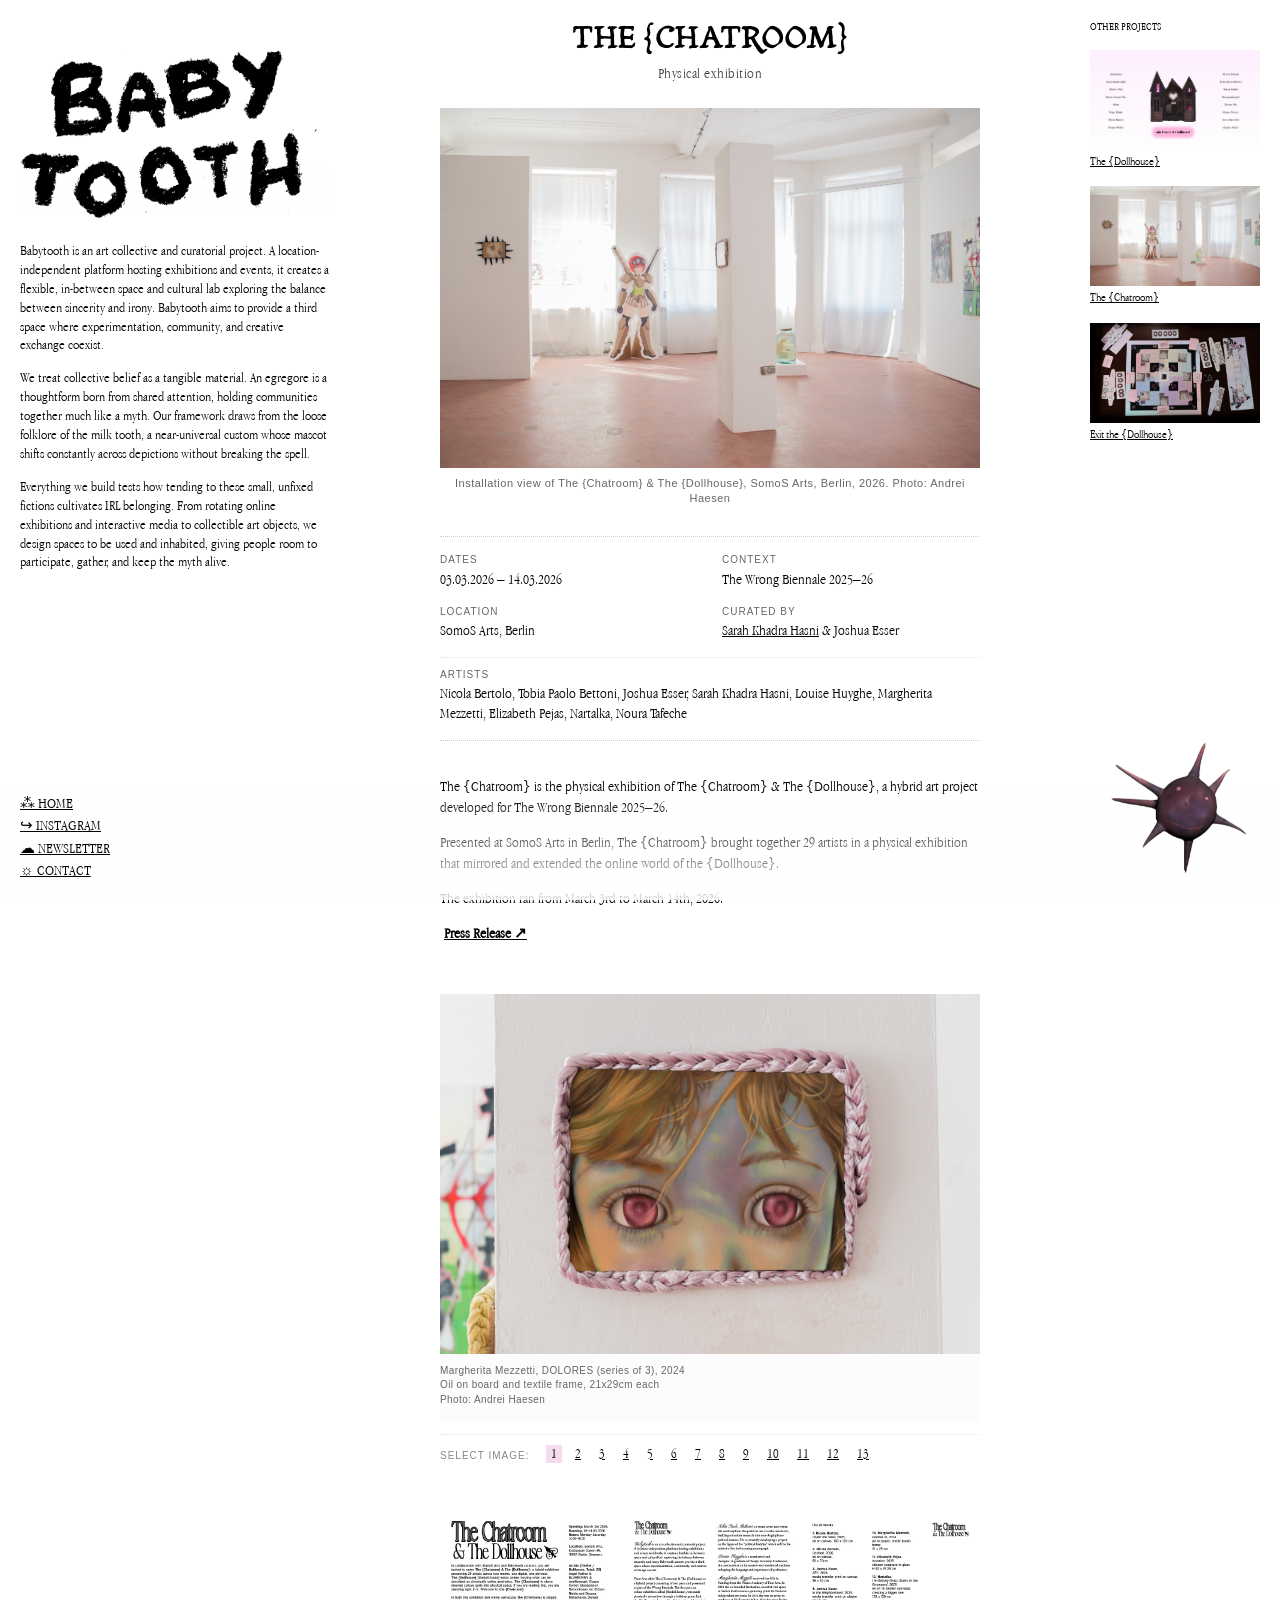
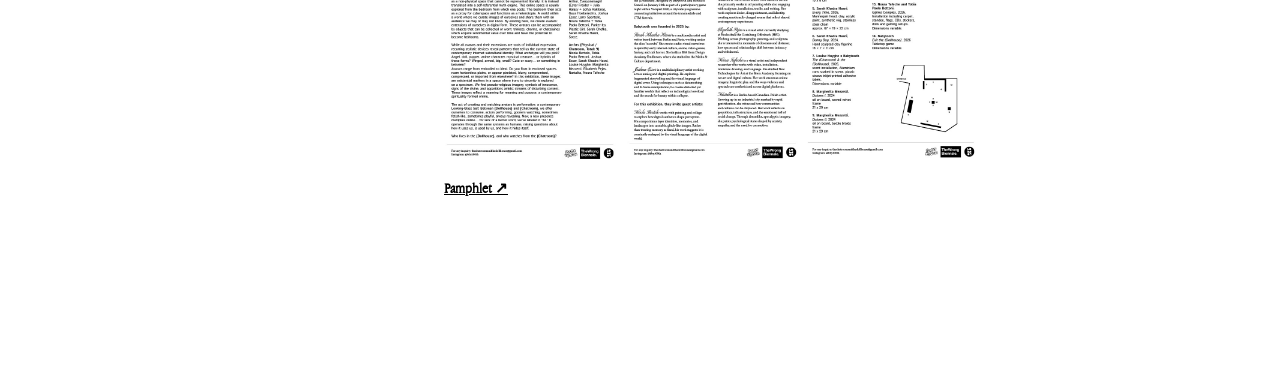
<file: projects/chatroom.html>
<!DOCTYPE html> 
<html lang="en"> 
<head> 
<meta charset="UTF-8"> 
<meta name="viewport" content="width=device-width, initial-scale=1.0"> 
<title>The {Chatroom} — Babytooth</title> 
<link rel="stylesheet" href="../style.css"> 
</head> 
<body> 

<main class="site project-page"> 
<div class="project-grid"> 

<!-- LEFT COLUMN (1): SITE INTRO --> 
<section class="intro"> 
<a href="../index.html" class="logo-link"> 
<img src="../assets/babytooth.png" alt="Babytooth" class="logo"> 
</a> 

<div class="description"> 
<p> 
Babytooth is an art collective and curatorial project. 
A location-independent platform hosting exhibitions 
and events, it creates a flexible, in-between 
space and cultural lab exploring the balance between 
sincerity and irony. Babytooth aims to provide a third 
space where experimentation, community, and creative 
exchange coexist. 
</p> 
<p> 
We treat collective belief as a tangible material. 
An egregore is a thoughtform born from shared attention, 
holding communities together much like a myth. Our 
framework draws from the loose folklore of the milk 
tooth, a near-universal custom whose mascot shifts 
constantly across depictions without breaking the 
spell. 
</p> 
<p> 
Everything we build tests how tending to these small, 
unfixed fictions cultivates IRL belonging. From 
rotating online exhibitions and interactive media to 
collectible art objects, we design spaces to be used 
and inhabited, giving people room to participate, 
gather, and keep the myth alive. 
</p> 
</div> 
</section> 

<!-- CENTER COLUMN (2): PROJECT CONTENT --> 
<section class="project-content"> 

<!-- HEADER AREA --> 
<header class="project-header"> 
<h1 class="project-title-bold hover-flyer-target" data-preview="../assets/chatroom-flyer.jpg">The {Chatroom}</h1> 
<div class="project-subtitle">Physical exhibition</div> 

<!-- HERO IMAGE --> 
<figure class="project-hero-image"> 
<img src="../assets/chatroom-1.jpg" alt="The Chatroom installation view 1"> 
<figcaption class="image-credit"> 
Installation view of The {Chatroom} &amp; The {Dollhouse}, SomoS Arts, Berlin, 2026. Photo: Andrei Haesen 
</figcaption> 
</figure> 

<!-- METADATA BAR --> 
<div class="project-meta-grid"> 
<div class="meta-item"> 
<span class="meta-label">DATES</span> 
<span class="meta-value">03.03.2026 – 14.03.2026</span> 
</div> 
<div class="meta-item"> 
<span class="meta-label">CONTEXT</span> 
<span class="meta-value">The Wrong Biennale 2025–26</span> 
</div> 
<div class="meta-item"> 
<span class="meta-label">LOCATION</span> 
<span class="meta-value">SomoS Arts, Berlin</span> 
</div> 
<div class="meta-item"> 
<span class="meta-label">CURATED BY</span> 
<span class="meta-value"> 
<a href="https://sarahkhadra.com/" target="_blank">Sarah Khadra Hasni</a> &amp; Joshua Esser 
</span> 
</div> 
<!-- FULL WIDTH ARTISTS LIST WITH DOTTED TOP DIVIDER --> 
<div class="meta-item full-width"> 
<span class="meta-label">ARTISTS</span> 
<span class="meta-value"> 
Nicola Bertolo, Tobia Paolo Bettoni, Joshua Esser, Sarah Khadra Hasni, Louise Huyghe, Margherita Mezzetti, Elizabeth Pejas, Nartalka, Noura Tafeche 
</span> 
</div> 
</div> 
</header> 

<!-- MAIN DESCRIPTION TEXT --> 
<div class="project-description"> 
<p> 
The {Chatroom} is the physical exhibition of The {Chatroom} &amp; The {Dollhouse}, a hybrid art project developed for The Wrong Biennale 2025–26. 
</p> 
<p> 
Presented at SomoS Arts in Berlin, The {Chatroom} brought together 29 artists in a physical exhibition that mirrored and extended the online world of the {Dollhouse}. 
</p> 
<p> 
The exhibition ran from March 3rd to March 14th, 2026. 
</p> 
<p> 
<a href="../assets/Chatroom_Press_Release.pdf" target="_blank" rel="noopener noreferrer" class="press-release-inline"> 
Press Release ↗
</a> 
</p> 
</div> 

<!-- INTERACTIVE GALLERY (IMAGES 2-14) --> 
<div class="project-gallery"> 
<figure class="gallery-frame"> 
<img id="gallery-display" src="../assets/chatroom-2.jpg" alt="The Chatroom image 2"> 
<figcaption id="gallery-caption" class="image-credit"> 
Margherita Mezzetti, DOLORES (series of 3), 2024<br>Oil on board and textile frame, 21x29cm each<br>Photo: Andrei Haesen 
</figcaption> 
</figure> 

<!-- NUMBERED HOVER CONTROLS --> 
<div class="gallery-nav"> 
<span class="gallery-label">Select Image:</span> 

<div class="gallery-numbers-group"> 
<button class="gallery-num active" data-src="../assets/chatroom-2.jpg" data-caption="Margherita Mezzetti, DOLORES (series of 3), 2024<br>Oil on board and textile frame, 21x29cm each<br>Photo: Andrei Haesen">1</button> 
<button class="gallery-num" data-src="../assets/chatroom-3.jpg" data-caption="Installation view of The {Chatroom}, 2026.<br>Photo: Andrei Haesen">2</button> 
<button class="gallery-num" data-src="../assets/chatroom-4.jpg" data-caption="Pictured left: Nicola Bertolo, Under the Shell, 2026, oil on canvas, 160 x 120 cm.<br>Pictured right: Margherita Mezzetti, Dolores (series of 3), 2024, Oil on board and textile frame, 21x29cm each.<br>Photo: Andrei Haesen">3</button> 
<button class="gallery-num" data-src="../assets/chatroom-5.jpg" data-caption="Pictured left: Nicola Bertolo, Untitled, 2026, Oil on canvas, 50 x 70 cm.<br>Pictured right: Nartalka, I’m Getting Grass Stains in the Graveyard, 2025, Oil on 16 smaller canvases creating a bigger one, 120 x 120 cm.<br>Photo: Andrei Haesen">4</button> 
<button class="gallery-num" data-src="../assets/chatroom-6.jpg" data-caption="Elisabeth Pejas, Isolation, 2025, Silicone sculpture in glass, H 52 x Ø29 cm.<br>Photo: Andrei Haesen">5</button> 
<button class="gallery-num" data-src="../assets/chatroom-7.jpg" data-caption="Joshua Esser, AT-1, 2024, Media transfer print on canvas, 36 x 40 cm.<br>Photo: Andrei Haesen">6</button> 
<button class="gallery-num" data-src="../assets/chatroom-8.jpg" data-caption="Margherita Mezzetti, Dolores (series of 3), 2024, Oil on board and textile frame, 21x29cm each.<br>Photo: Andrei Haesen">7</button> 
<!-- PNG files --> 
<button class="gallery-num" data-src="../assets/chatroom-9.png" data-caption="Installation view of The {Chatroom}, 2026.<br>Photo: Sarah Khadra Hasni">8</button> 
<button class="gallery-num" data-src="../assets/chatroom-10.png" data-caption="Louise Huyghe x Babytooth, The {Chatroom} &amp; The {Dollhouse}, 2026, scent installation, aluminium cans soaked in scent, plastic straws, inkjet-printed adhesive labels, dimensions variable.<br>Photo: Sarah Khadra Hasni">9</button> 
<button class="gallery-num" data-src="../assets/chatroom-11.png" data-caption="Installation view of The {Chatroom}, 2026.<br>Photo: Sarah Khadra Hasni">10</button> 
<!-- JPG files --> 
<button class="gallery-num" data-src="../assets/chatroom-12.jpg" data-caption="Sarah Khadra Hasni, Every Time, 2026, Mannequin head, clay, acrylic paint, synthetic wig, stainless steel chain, Approx. 67 × 19 × 22 cm.<br>Photo: Florian Gatzweiler">11</button> 
<button class="gallery-num" data-src="../assets/chatroom-13.jpg" data-caption="Noura Tafeche and Tobia Paolo Bettoni, Gijinka Complex, 2025, Installation including carpet, standee, flags, CDs, stickers, dolls and gaming setups, Dimensions variable.<br>Photo: Florian Gatzweiler">12</button> 
<button class="gallery-num" data-src="../assets/chatroom-14.jpg" data-caption="Noura Tafeche and Tobia Paolo Bettoni, Gijinka Complex, 2025, Installation including carpet, standee, flags, CDs, stickers, dolls and gaming setups, Dimensions variable.<br>Photo: Florian Gatzweiler">13</button> 
</div> 
</div> 

<!-- COMBINED DOCUMENTATION IMAGE BELOW GALLERY --> 
<div class="project-documentation"> 
<figure style="margin: 30px 0; padding: 0; background: none; border: none;"> 
<a href="../assets/chatroom-documentation-combined.jpg" target="_blank" rel="noopener noreferrer"> 
<img src="../assets/chatroom-documentation-combined.jpg" alt="The Chatroom Pamphlet" style="width: 100%; height: auto; display: block;"> 
</a> 
<figcaption style="margin-top: 10px;"> 
<a href="../assets/chatroom-documentation-combined.jpg" target="_blank" rel="noopener noreferrer" class="press-release-inline"> 
Pamphlet ↗ 
</a> 
</figcaption> 
</figure> 
</div>

</section> 

<!-- RIGHT COLUMN (3): OTHER PROJECTS --> 
<aside class="projects-sidebar"> 
<div class="sidebar-title">OTHER PROJECTS</div> 
<div class="sidebar-project-list"> 
<a href="dollhouse.html" class="sidebar-item"> 
<div class="sidebar-item-img-wrapper"> 
<img src="../assets/dollhouse-1.png" alt="The Dollhouse"> 
</div> 
<span class="sidebar-item-title">The {Dollhouse}</span> 
</a> 
<a href="chatroom.html" class="sidebar-item"> 
<div class="sidebar-item-img-wrapper"> 
<img src="../assets/chatroom-1.jpg" alt="The Chatroom"> 
</div> 
<span class="sidebar-item-title">The {Chatroom}</span> 
</a> 
<a href="exit-dollhouse.html" class="sidebar-item"> 
<div class="sidebar-item-img-wrapper"> 
<img src="../assets/exit-dollhouse-1.jpg" alt="Exit the Dollhouse"> 
</div> 
<span class="sidebar-item-title">Exit the {Dollhouse}</span> 
</a> 
</div> 
</aside> 

</div> 

<!-- NAVIGATION --> 
<nav class="site-nav"> 
<a href="../index.html">⁂ HOME</a> 
<a href="https://www.instagram.com/bby.t00th/" target="_blank" rel="noopener noreferrer">↪ INSTAGRAM</a> 
<a href="../index.html#newsletter">☁ NEWSLETTER</a> 
<a href="#contact" id="contact-trigger">☼ CONTACT</a> 
</nav> 

<!-- BOTTOM GRADIENT FADE --> 
<div class="bottom-fade"></div> 

<!-- CONTACT OVERLAY MODAL --> 
<div id="contact-modal" class="contact-modal"> 
<div class="contact-modal-content"> 
<button id="close-modal" class="close-modal" aria-label="Close modal">&times;</button> 
<h2 class="modal-title">Get in Touch</h2> 
<form id="contact-form" action="https://formspree.io/f/YOUR_FORMSPREE_ID" method="POST" class="contact-form"> 
<div class="form-group"> 
<label for="name">Name</label> 
<input type="text" id="name" name="name" required placeholder="Your name"> 
</div> 

<div class="form-group"> 
<label for="email">Email</label> 
<input type="email" id="email" name="email" required placeholder="your@email.com"> 
</div> 

<div class="form-group"> 
<label for="subject">Subject</label> 
<input type="text" id="subject" name="_subject" required placeholder="Inquiry, proposition, etc."> 
</div> 

<div class="form-group"> 
<label for="message">Message</label> 
<textarea id="message" name="message" rows="4" required placeholder="Your message..."></textarea> 
</div> 

<button type="submit" id="contact-submit-btn" class="contact-submit-btn">Send</button> 
</form> 

<div id="form-status" class="form-status" style="display: none;"></div> 
</div> 
</div> 

<!-- MASCOT --> 
<div class="mascot"> 
<img 
src="../assets/spikey0-static.png" 
data-static="../assets/spikey0-static.png" 
data-spin-down="../assets/spikey0.gif" 
data-spin-up="../assets/spikey0.gif" 
alt="Babytooth mascot" 
> 
</div> 

</main> 

<div class="bottom-fade"></div> 

<!-- HIDDEN SVG FILTER (BALANCED INTENSITY) --> 
<svg width="0" height="0" style="position: absolute; pointer-events: none;"> 
<defs> 
<filter id="hand-drawn" x="-5%" y="-5%" width="110%" height="110%"> 
<feTurbulence type="fractalNoise" baseFrequency="0.038" numOctaves="2" result="noise" /> 
<feDisplacementMap in="SourceGraphic" in2="noise" scale="2.2" xChannelSelector="R" yChannelSelector="G" /> 
</filter> 
<filter id="hand-drawn-2" x="-5%" y="-5%" width="110%" height="110%"> 
<feTurbulence type="fractalNoise" baseFrequency="0.048" numOctaves="2" result="noise" /> 
<feDisplacementMap in="SourceGraphic" in2="noise" scale="3.2" xChannelSelector="R" yChannelSelector="G" /> 
</filter> 
<filter id="hand-drawn-3" x="-5%" y="-5%" width="110%" height="110%"> 
<feTurbulence type="fractalNoise" baseFrequency="0.032" numOctaves="2" result="noise" /> 
<feDisplacementMap in="SourceGraphic" in2="noise" scale="1.8" xChannelSelector="R" yChannelSelector="G" /> 
</filter> 
</defs> 
</svg> 

<script src="../script.js"></script> 
</body> 
</html>
</file>
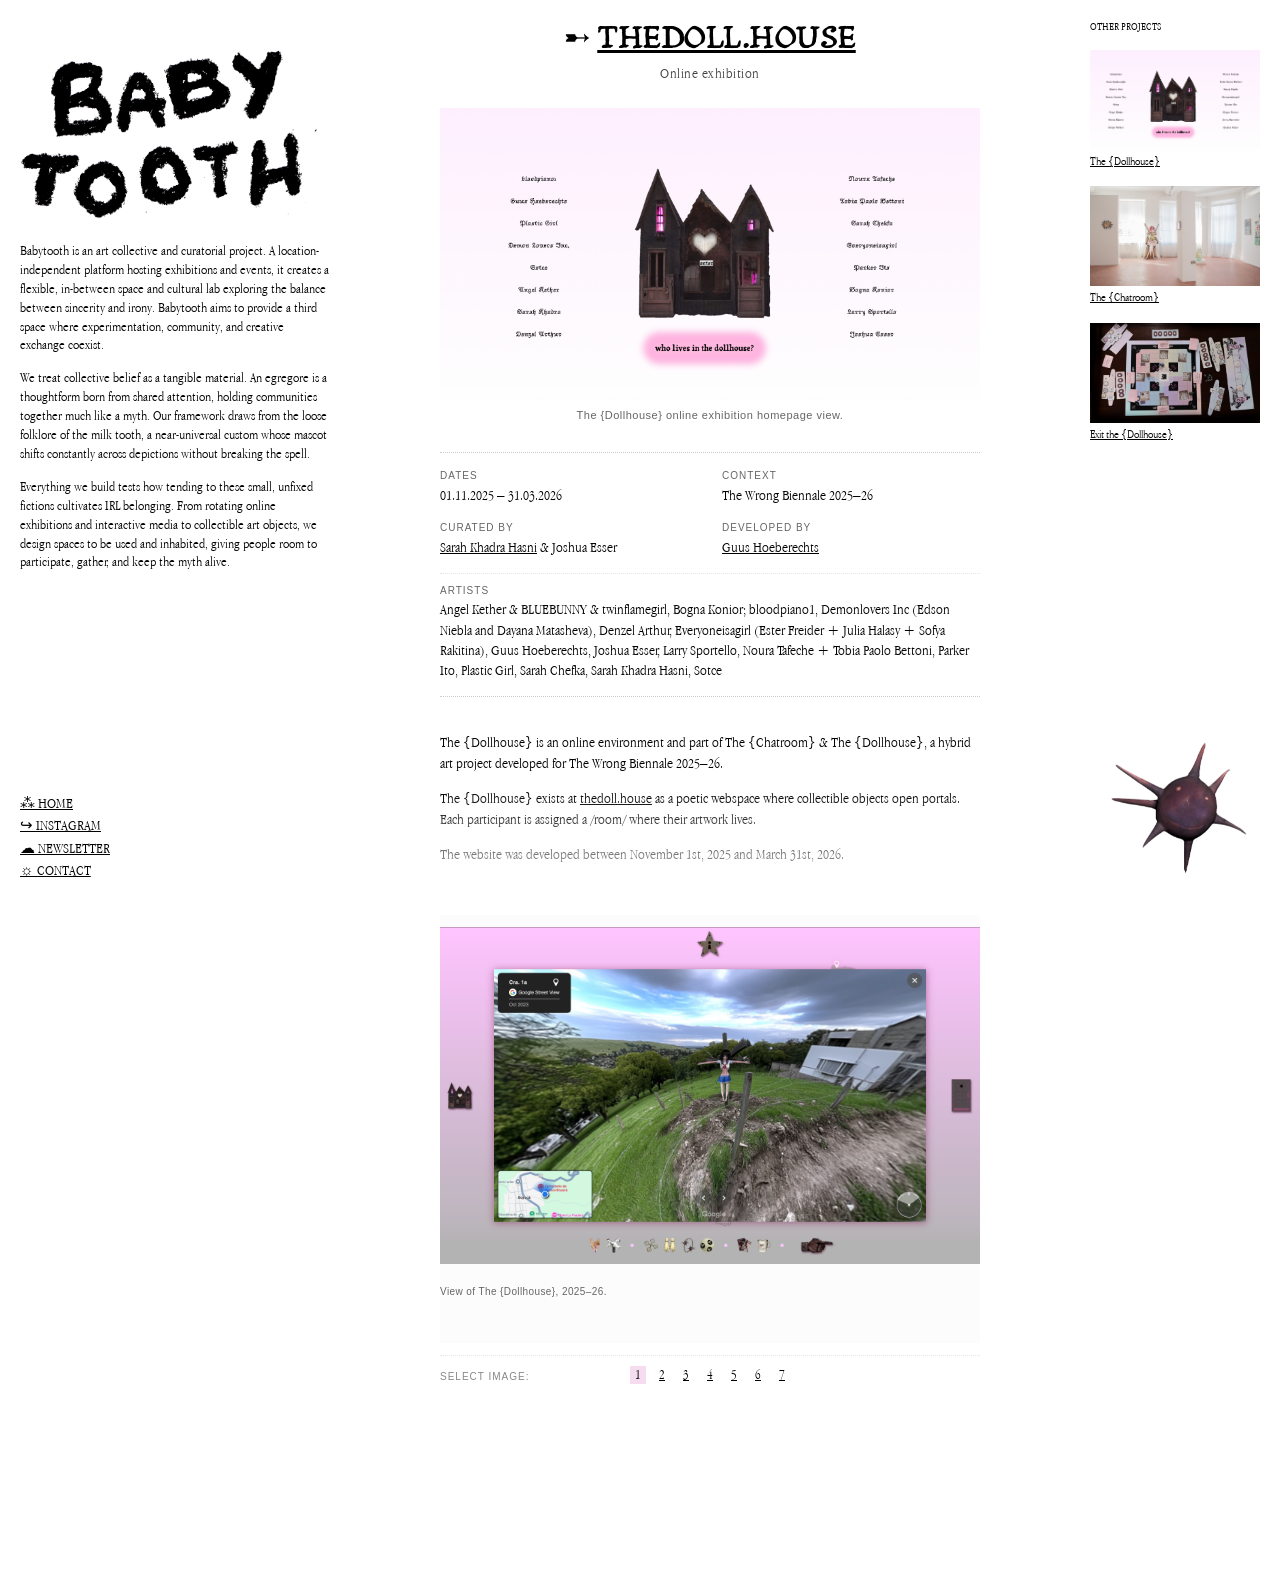
<file: projects/dollhouse.html>
<!DOCTYPE html>
<html lang="en">
<head>
    <meta charset="UTF-8">
    <meta name="viewport" content="width=device-width, initial-scale=1.0">
    <title>The {Dollhouse} — Babytooth</title>
    <link rel="stylesheet" href="../style.css">
</head>
<body>

<main class="site project-page">
    
    <div class="project-grid">

        <!-- LEFT COLUMN (1): SITE INTRO -->
        <section class="intro">
            <a href="../index.html" class="logo-link">
                <img src="../assets/babytooth.png" alt="Babytooth" class="logo">
            </a>

<div class="description">
            <p>
                Babytooth is an art collective and curatorial project.
                A location-independent platform hosting exhibitions
                and events, it creates a flexible, in-between
                space and cultural lab exploring the balance between
                sincerity and irony. Babytooth aims to provide a third
                space where experimentation, community, and creative
                exchange coexist.
            </p>
            <p>
                We treat collective belief as a tangible material.
                An egregore is a thoughtform born from shared attention,
                holding communities together much like a myth. Our
                framework draws from the loose folklore of the milk
                tooth, a near-universal custom whose mascot shifts
                constantly across depictions without breaking the
                spell.
            </p>
            <p>
                Everything we build tests how tending to these small,
                unfixed fictions cultivates IRL belonging. From
                rotating online exhibitions and interactive media to
                collectible art objects, we design spaces to be used
                and inhabited, giving people room to participate,
                gather, and keep the myth alive.
            </p>
        </div>
        </section>

        <!-- CENTER COLUMN (2): PROJECT CONTENT -->
        <section class="project-content">

            <!-- HEADER AREA -->
            <header class="project-header">
                <h1 class="project-title-bold">➸ <a href="https://thedoll.house" target="_blank" rel="noopener noreferrer">THEDOLL.HOUSE</a></h1>
                <div class="project-subtitle">Online exhibition</div>

                <!-- FIRST IMAGE DIRECTLY UNDER TITLE/SUBTITLE -->
                <figure class="project-hero-image">
                    <img src="../assets/dollhouse-1.png" alt="The Dollhouse screenshot 1">
                    <figcaption class="image-credit">
                        The {Dollhouse} online exhibition homepage view.
                    </figcaption>
                </figure>

                <!-- METADATA BAR -->
                <div class="project-meta-grid">
                    <div class="meta-item">
                        <span class="meta-label">DATES</span>
                        <span class="meta-value">01.11.2025 – 31.03.2026</span>
                    </div>
                    <div class="meta-item">
                        <span class="meta-label">CONTEXT</span>
                        <span class="meta-value">The Wrong Biennale 2025–26</span>
                    </div>
                    <div class="meta-item">
                        <span class="meta-label">CURATED BY</span>
                        <span class="meta-value">
                            <a href="https://sarahkhadra.com/" target="_blank">Sarah Khadra Hasni</a> &amp; Joshua Esser
                        </span>
                    </div>
                    <div class="meta-item">
                        <span class="meta-label">DEVELOPED BY</span>
                        <span class="meta-value">
                            <a href="https://guuseh.github.io/" target="_blank">Guus Hoeberechts</a>
                        </span>
                    </div>
                    <!-- FULL WIDTH ARTISTS LIST -->
                    <div class="meta-item full-width">
                        <span class="meta-label">ARTISTS</span>
                        <span class="meta-value">
                            Angel Kether &amp; BLUEBUNNY &amp; twinflamegirl, Bogna Konior; bloodpiano1, Demonlovers Inc (Edson Niebla and Dayana Matasheva), Denzel Arthur, Everyoneisagirl (Ester Freider + Julia Halasy + Sofya Rakitina), Guus Hoeberechts, Joshua Esser, Larry Sportello, Noura Tafeche + Tobia Paolo Bettoni, Parker Ito, Plastic Girl, Sarah Chefka, Sarah Khadra Hasni, Sotce
                        </span>
                    </div>
                </div>
            </header>

            <!-- MAIN DESCRIPTION TEXT -->
            <div class="project-description">
                <p>
                    The {Dollhouse} is an online environment and part of
                    The {Chatroom} &amp; The {Dollhouse}, a hybrid art project
                    developed for The Wrong Biennale 2025–26.
                </p>
                <p>
                    The {Dollhouse} exists at
                    <a href="https://thedoll.house/" target="_blank">thedoll.house</a>
                    as a poetic webspace where collectible objects open portals.
                    Each participant is assigned a /room/ where their artwork lives.
                </p>
                <p>
                    The website was developed between November 1st, 2025 and March 31st, 2026.
                </p>
            </div>

<!-- INTERACTIVE GALLERY (IMAGES 2-8) -->
            <div class="project-gallery">
                <figure class="gallery-frame">
                    <img id="gallery-display" src="../assets/dollhouse-2.png" alt="The Dollhouse image 2">
                    <figcaption id="gallery-caption" class="image-credit">
                        View of The {Dollhouse}, 2025–26.
                    </figcaption>
                </figure>

                <!-- NUMBERED HOVER CONTROLS -->
<div class="gallery-nav">
                    <span class="gallery-label">Select Image:</span>
                    <div class="gallery-numbers-group">
                        <button class="gallery-num active" data-src="../assets/dollhouse-2.png" data-caption="View of The {Dollhouse}, 2025–26.">1</button>
                        <button class="gallery-num" data-src="../assets/dollhouse-3.png" data-caption="View of The {Dollhouse}, 2025–26.">2</button>

                        <button class="gallery-num" data-src="../assets/dollhouse-4.png" data-caption="View of The {Dollhouse}, 2025–26.">3</button>
                        <button class="gallery-num" data-src="../assets/dollhouse-5.png" data-caption="View of The {Dollhouse}, 2025–26.">4</button>
                        <button class="gallery-num" data-src="../assets/dollhouse-6.png" data-caption="View of The {Dollhouse}, 2025–26.">5</button>
                        <button class="gallery-num" data-src="../assets/dollhouse-7.png" data-caption="View of The {Dollhouse}, 2025–26.">6</button>
                        <button class="gallery-num" data-src="../assets/dollhouse-8.png" data-caption="View of The {Dollhouse}, 2025–26.">7</button>
                    </div>
                </div>

        </section>

        <!-- RIGHT COLUMN (3): OTHER PROJECTS -->
        <aside class="projects-sidebar">
            <div class="sidebar-title">OTHER PROJECTS</div>
            <div class="sidebar-project-list">
                <a href="dollhouse.html" class="sidebar-item">
                    <div class="sidebar-item-img-wrapper">
                        <img src="../assets/dollhouse-1.png" alt="The Dollhouse">
                    </div>
                    <span class="sidebar-item-title">The {Dollhouse}</span>
                </a>
                <a href="chatroom.html" class="sidebar-item">
                    <div class="sidebar-item-img-wrapper">
                        <img src="../assets/chatroom-1.jpg" alt="The Chatroom">
                    </div>
                    <span class="sidebar-item-title">The {Chatroom}</span>
                </a>
                <a href="exit-dollhouse.html" class="sidebar-item">
                    <div class="sidebar-item-img-wrapper">
                        <img src="../assets/exit-dollhouse-1.jpg" alt="Exit the Dollhouse">
                    </div>
                    <span class="sidebar-item-title">Exit the {Dollhouse}</span>
                </a>
            </div>
        </aside>

    </div>

<!-- NAVIGATION -->
    <nav class="site-nav">
        <a href="../index.html">⁂ HOME</a>
        <a href="https://www.instagram.com/bby.t00th/" target="_blank" rel="noopener noreferrer">↪ INSTAGRAM</a>
        <a href="../index.html#newsletter">☁ NEWSLETTER</a>
        <a href="#contact" id="contact-trigger">☼ CONTACT</a>
    </nav>

    <!-- BOTTOM GRADIENT FADE -->
    <div class="bottom-fade"></div>

    <!-- CONTACT OVERLAY MODAL -->
    <div id="contact-modal" class="contact-modal">
        <div class="contact-modal-content">
            <button id="close-modal" class="close-modal" aria-label="Close modal">&times;</button>
            <h2 class="modal-title">Get in Touch</h2>
            
            <form id="contact-form" action="https://formspree.io/f/YOUR_FORMSPREE_ID" method="POST" class="contact-form">
                <div class="form-group">
                    <label for="name">Name</label>
                    <input type="text" id="name" name="name" required placeholder="Your name">
                </div>

                <div class="form-group">
                    <label for="email">Email</label>
                    <input type="email" id="email" name="email" required placeholder="your@email.com">
                </div>

                <div class="form-group">
                    <label for="subject">Subject</label>
                    <input type="text" id="subject" name="_subject" required placeholder="Inquiry, proposition, etc.">
                </div>

                <div class="form-group">
                    <label for="message">Message</label>
                    <textarea id="message" name="message" rows="4" required placeholder="Your message..."></textarea>
                </div>

                <button type="submit" id="contact-submit-btn" class="contact-submit-btn">Send</button>
            </form>

            <div id="form-status" class="form-status" style="display: none;"></div>
        </div>
    </div>

    <!-- MASCOT -->
    <div class="mascot">
        <img
            src="../assets/spikey0-static.png"
            data-static="../assets/spikey0-static.png"
            data-spin-down="../assets/spikey0.gif"
            data-spin-up="../assets/spikey0.gif"
            alt="Babytooth mascot"
        >
    </div>

</main>

<div class="bottom-fade"></div>

<!-- HIDDEN SVG FILTER (BALANCED INTENSITY) -->
<svg width="0" height="0" style="position: absolute; pointer-events: none;">
    <defs>
        <filter id="hand-drawn" x="-5%" y="-5%" width="110%" height="110%">
            <feTurbulence type="fractalNoise" baseFrequency="0.038" numOctaves="2" result="noise" />
            <feDisplacementMap in="SourceGraphic" in2="noise" scale="2.2" xChannelSelector="R" yChannelSelector="G" />
        </filter>
        <filter id="hand-drawn-2" x="-5%" y="-5%" width="110%" height="110%">
            <feTurbulence type="fractalNoise" baseFrequency="0.048" numOctaves="2" result="noise" />
            <feDisplacementMap in="SourceGraphic" in2="noise" scale="3.2" xChannelSelector="R" yChannelSelector="G" />
        </filter>
        <filter id="hand-drawn-3" x="-5%" y="-5%" width="110%" height="110%">
            <feTurbulence type="fractalNoise" baseFrequency="0.032" numOctaves="2" result="noise" />
            <feDisplacementMap in="SourceGraphic" in2="noise" scale="1.8" xChannelSelector="R" yChannelSelector="G" />
        </filter>
    </defs>
</svg>

<script src="../script.js"></script>
</body>
</html>
</file>
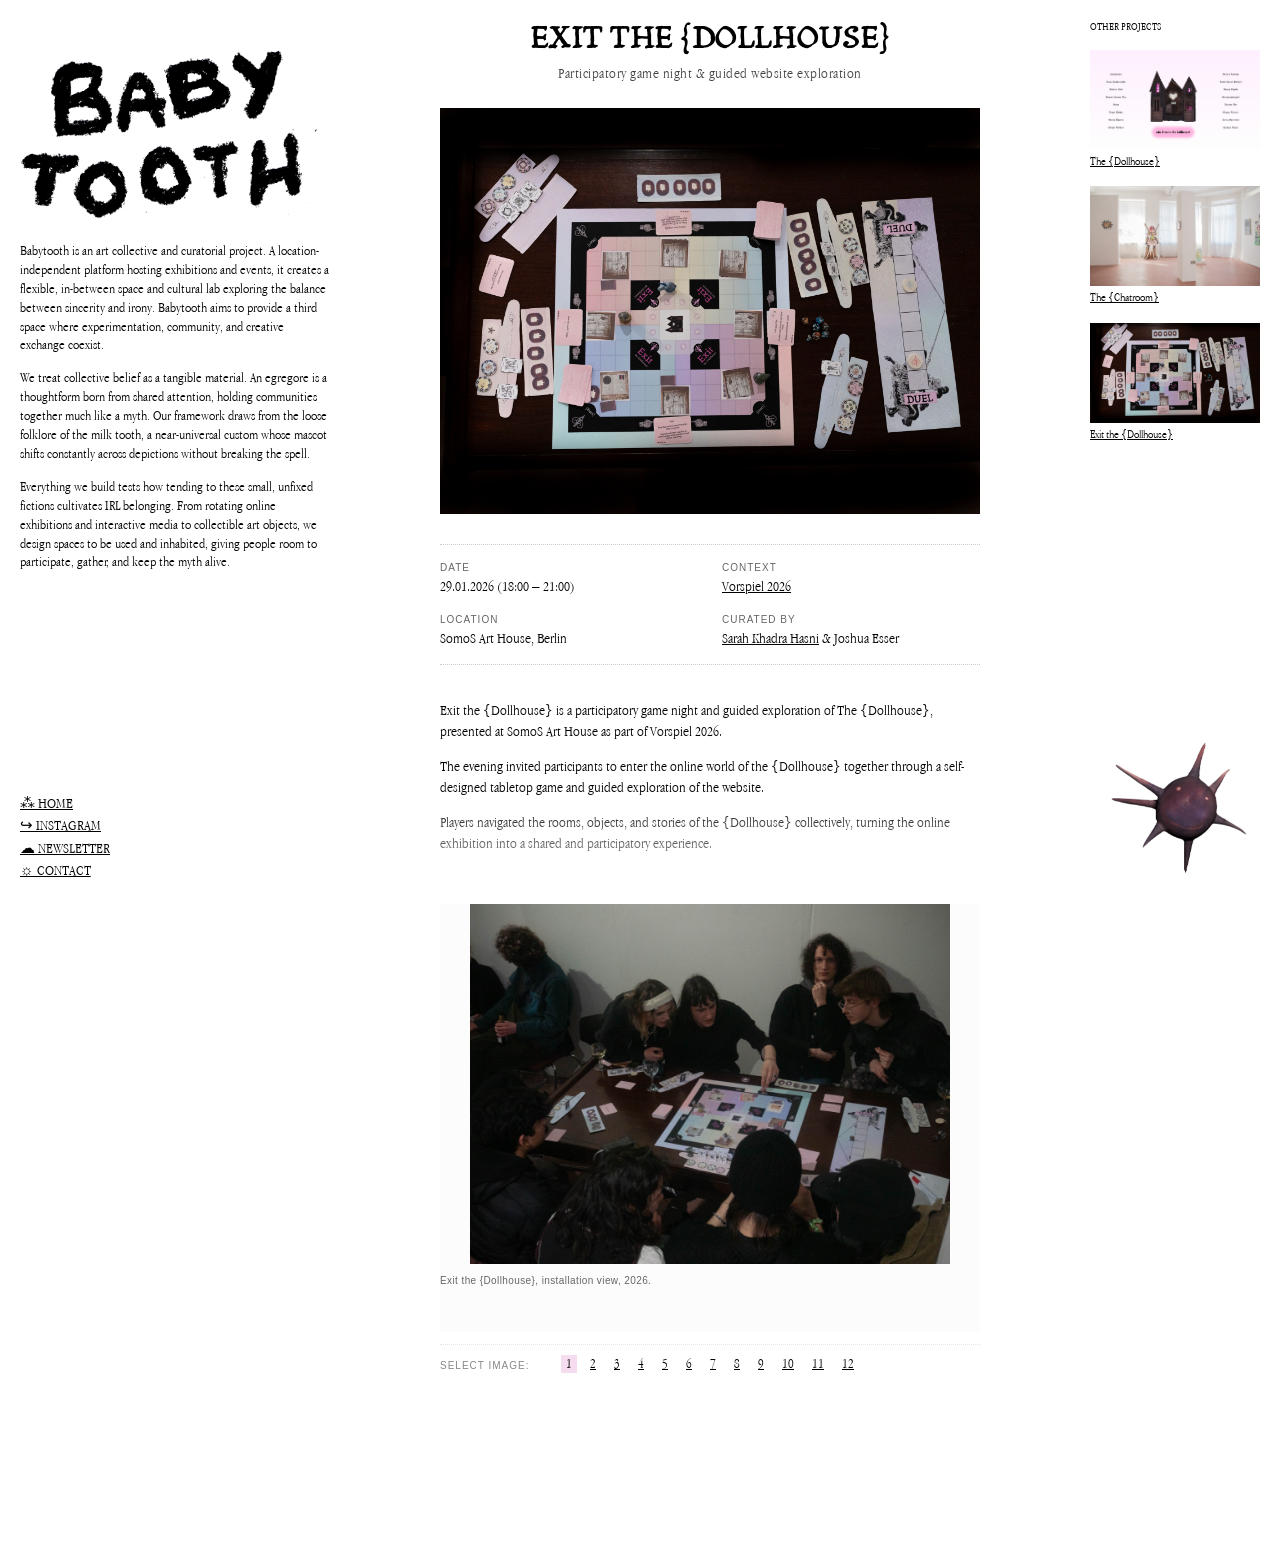
<file: projects/exit-dollhouse.html>
<!DOCTYPE html>
<html lang="en">
<head>
    <meta charset="UTF-8">
    <meta name="viewport" content="width=device-width, initial-scale=1.0">
    <title>Exit the {Dollhouse} — Babytooth</title>
    <link rel="stylesheet" href="../style.css">
</head>
<body>

<main class="site project-page">
    
    <div class="project-grid">

        <!-- LEFT COLUMN (1): SITE INTRO -->
        <section class="intro">
            <a href="../index.html" class="logo-link">
                <img src="../assets/babytooth.png" alt="Babytooth" class="logo">
            </a>

            <div class="description">
                <p>
                    Babytooth is an art collective and curatorial project.
                    A location-independent platform hosting exhibitions
                    and events, it creates a flexible, in-between
                    space and cultural lab exploring the balance between
                    sincerity and irony. Babytooth aims to provide a third
                    space where experimentation, community, and creative
                    exchange coexist.
                </p>
                <p>
                    We treat collective belief as a tangible material.
                    An egregore is a thoughtform born from shared attention,
                    holding communities together much like a myth. Our
                    framework draws from the loose folklore of the milk
                    tooth, a near-universal custom whose mascot shifts
                    constantly across depictions without breaking the
                    spell.
                </p>
                <p>
                    Everything we build tests how tending to these small,
                    unfixed fictions cultivates IRL belonging. From
                    rotating online exhibitions and interactive media to
                    collectible art objects, we design spaces to be used
                    and inhabited, giving people room to participate,
                    gather, and keep the myth alive.
                </p>
            </div>
        </section>

        <!-- CENTER COLUMN (2): PROJECT CONTENT -->
        <section class="project-content">

            <!-- HEADER AREA -->
            <header class="project-header">
                <h1 class="project-title-bold hover-flyer-target" data-preview="../assets/exit-dollhouse-flyer.jpg">Exit the {Dollhouse}</h1>
                <div class="project-subtitle">Participatory game night &amp; guided website exploration</div>

                <!-- HERO IMAGE -->
                <figure class="project-hero-image">
                    <img src="../assets/exit-dollhouse-1.jpg" alt="Exit the Dollhouse screenshot 1">
                </figure>

                <!-- METADATA BAR -->
                <div class="project-meta-grid">
                    <div class="meta-item">
                        <span class="meta-label">DATE</span>
                        <span class="meta-value">29.01.2026 (18:00 – 21:00)</span>
                    </div>
                    <div class="meta-item">
                        <span class="meta-label">CONTEXT</span>
                        <span class="meta-value"><a href="https://vorspiel.berlin/events/exit-the-dollhouse-participatory-game-night-guided-website-exploration" target="_blank">Vorspiel 2026</a></span>
                    </div>
                    <div class="meta-item">
                        <span class="meta-label">LOCATION</span>
                        <span class="meta-value">SomoS Art House, Berlin</span>
                    </div>
                    <div class="meta-item">
                        <span class="meta-label">CURATED BY</span>
                        <span class="meta-value">
                            <a href="https://sarahkhadra.com/" target="_blank">Sarah Khadra Hasni</a> &amp; Joshua Esser
                        </span>
                    </div>

                </div>
            </header>

            <!-- MAIN DESCRIPTION TEXT -->
            <div class="project-description">
                <p>
                    Exit the {Dollhouse} is a participatory game night and guided exploration of The {Dollhouse}, presented at SomoS Art House as part of Vorspiel 2026.
                </p>
                <p>
                    The evening invited participants to enter the online world of the {Dollhouse} together through a self-designed tabletop game and guided exploration of the website.
                </p>
                <p>
                    Players navigated the rooms, objects, and stories of the {Dollhouse} collectively, turning the online exhibition into a shared and participatory experience.
                </p>
            </div>

            <!-- INTERACTIVE GALLERY (IMAGES 2-13) -->
            <div class="project-gallery">
                <figure class="gallery-frame">
                    <img id="gallery-display" src="../assets/exit-dollhouse-2.jpg" alt="Exit the Dollhouse image 2">
                    <figcaption id="gallery-caption" class="image-credit">
                        Exit the {Dollhouse}, installation view, 2026.
                    </figcaption>
                </figure>

                <!-- NUMBERED HOVER CONTROLS -->
                <div class="gallery-nav">
                    <span class="gallery-label">Select Image:</span>
                    <div class="gallery-numbers-group">
                        <button class="gallery-num active" data-src="../assets/exit-dollhouse-2.jpg" data-caption="Exit the {Dollhouse}, installation view, 2026.">1</button>
                        <button class="gallery-num" data-src="../assets/exit-dollhouse-3.jpg" data-caption="Exit the {Dollhouse}, installation view, 2026.">2</button>
                        <button class="gallery-num" data-src="../assets/exit-dollhouse-4.jpg" data-caption="Exit the {Dollhouse}, installation view, 2026.">3</button>
                        <button class="gallery-num" data-src="../assets/exit-dollhouse-5.jpg" data-caption="Exit the {Dollhouse}, installation view, 2026.">4</button>
                        <button class="gallery-num" data-src="../assets/exit-dollhouse-6.jpg" data-caption="Exit the {Dollhouse}, installation view, 2026.">5</button>
                        <button class="gallery-num" data-src="../assets/exit-dollhouse-7.jpg" data-caption="Exit the {Dollhouse}, installation view, 2026.">6</button>
                        <button class="gallery-num" data-src="../assets/exit-dollhouse-8.jpg" data-caption="Exit the {Dollhouse}, installation view, 2026.">7</button>
                        <button class="gallery-num" data-src="../assets/exit-dollhouse-9.jpg" data-caption="Exit the {Dollhouse}, installation view, 2026.">8</button>
                        <button class="gallery-num" data-src="../assets/exit-dollhouse-10.jpg" data-caption="Exit the {Dollhouse}, installation view, 2026.">9</button>
                        <button class="gallery-num" data-src="../assets/exit-dollhouse-11.jpg" data-caption="Exit the {Dollhouse}, installation view, 2026.">10</button>
                        <button class="gallery-num" data-src="../assets/exit-dollhouse-12.jpg" data-caption="Exit the {Dollhouse}, installation view, 2026.">11</button>
                        <button class="gallery-num" data-src="../assets/exit-dollhouse-13.jpg" data-caption="Exit the {Dollhouse}, installation view, 2026.">12</button>
                    </div>
                </div>
            </div>

        </section>

        <!-- RIGHT COLUMN (3): OTHER PROJECTS -->
        <aside class="projects-sidebar">
            <div class="sidebar-title">OTHER PROJECTS</div>
            <div class="sidebar-project-list">
                <a href="dollhouse.html" class="sidebar-item">
                    <div class="sidebar-item-img-wrapper">
                        <img src="../assets/dollhouse-1.png" alt="The Dollhouse">
                    </div>
                    <span class="sidebar-item-title">The {Dollhouse}</span>
                </a>
                <a href="chatroom.html" class="sidebar-item">
                    <div class="sidebar-item-img-wrapper">
                        <img src="../assets/chatroom-1.jpg" alt="The Chatroom">
                    </div>
                    <span class="sidebar-item-title">The {Chatroom}</span>
                </a>
                <a href="exit-dollhouse.html" class="sidebar-item">
                    <div class="sidebar-item-img-wrapper">
                        <img src="../assets/exit-dollhouse-1.jpg" alt="Exit the Dollhouse">
                    </div>
                    <span class="sidebar-item-title">Exit the {Dollhouse}</span>
                </a>
            </div>
        </aside>

    </div>

    <!-- NAVIGATION -->
    <nav class="site-nav">
        <a href="../index.html">⁂ HOME</a>
        <a href="https://www.instagram.com/bby.t00th/" target="_blank" rel="noopener noreferrer">↪ INSTAGRAM</a>
        <a href="../index.html#newsletter">☁ NEWSLETTER</a>
        <a href="#contact" id="contact-trigger">☼ CONTACT</a>
    </nav>

    <!-- BOTTOM GRADIENT FADE -->
    <div class="bottom-fade"></div>

    <!-- CONTACT OVERLAY MODAL -->
    <div id="contact-modal" class="contact-modal">
        <div class="contact-modal-content">
            <button id="close-modal" class="close-modal" aria-label="Close modal">&times;</button>
            <h2 class="modal-title">Get in Touch</h2>
            
            <form id="contact-form" action="https://formspree.io/f/YOUR_FORMSPREE_ID" method="POST" class="contact-form">
                <div class="form-group">
                    <label for="name">Name</label>
                    <input type="text" id="name" name="name" required placeholder="Your name">
                </div>

                <div class="form-group">
                    <label for="email">Email</label>
                    <input type="email" id="email" name="email" required placeholder="your@email.com">
                </div>

                <div class="form-group">
                    <label for="subject">Subject</label>
                    <input type="text" id="subject" name="_subject" required placeholder="Inquiry, proposition, etc.">
                </div>

                <div class="form-group">
                    <label for="message">Message</label>
                    <textarea id="message" name="message" rows="4" required placeholder="Your message..."></textarea>
                </div>

                <button type="submit" id="contact-submit-btn" class="contact-submit-btn">Send</button>
            </form>

            <div id="form-status" class="form-status" style="display: none;"></div>
        </div>
    </div>

    <!-- MASCOT -->
    <div class="mascot">
        <img
            src="../assets/spikey0-static.png"
            data-static="../assets/spikey0-static.png"
            data-spin-down="../assets/spikey0.gif"
            data-spin-up="../assets/spikey0.gif"
            alt="Babytooth mascot"
        >
    </div>

</main>

<div class="bottom-fade"></div>

<!-- HIDDEN SVG FILTER (BALANCED INTENSITY) -->
<svg width="0" height="0" style="position: absolute; pointer-events: none;">
    <defs>
        <filter id="hand-drawn" x="-5%" y="-5%" width="110%" height="110%">
            <feTurbulence type="fractalNoise" baseFrequency="0.038" numOctaves="2" result="noise" />
            <feDisplacementMap in="SourceGraphic" in2="noise" scale="2.2" xChannelSelector="R" yChannelSelector="G" />
        </filter>
        <filter id="hand-drawn-2" x="-5%" y="-5%" width="110%" height="110%">
            <feTurbulence type="fractalNoise" baseFrequency="0.048" numOctaves="2" result="noise" />
            <feDisplacementMap in="SourceGraphic" in2="noise" scale="3.2" xChannelSelector="R" yChannelSelector="G" />
        </filter>
        <filter id="hand-drawn-3" x="-5%" y="-5%" width="110%" height="110%">
            <feTurbulence type="fractalNoise" baseFrequency="0.032" numOctaves="2" result="noise" />
            <feDisplacementMap in="SourceGraphic" in2="noise" scale="1.8" xChannelSelector="R" yChannelSelector="G" />
        </filter>
    </defs>
</svg>

<script src="../script.js"></script>
</body>
</html>
</file>
<file: style.css>
/* ==========================================================================
   1. FONTS & BASE STYLES
   ========================================================================== */

@import url('https://fonts.googleapis.com/css2?family=Rock+Salt&display=swap');

@font-face {
    font-family: 'AppleGaramond';
    src: url('assets/AppleGaramond-Light.ttf') format('truetype');
    font-weight: normal;
    font-style: normal;
}

@font-face {
    font-family: 'Tagesschrift';
    src: url('../assets/Tagesschrift-Regular.ttf') format('truetype'),
         url('assets/Tagesschrift-Regular.ttf') format('truetype');
    font-weight: normal;
    font-style: normal;
}

* {
    box-sizing: border-box;
}

html,
body {
    margin: 0;
    padding: 0;
    width: 100%;
    min-height: 100%;
}

body {
    font-family: 'AppleGaramond', Arial, sans-serif;
    font-size: 15px;
    line-height: 1.35;
    background: #ffffff;
    color: #000000;
}

::selection {
    color: rgb(234, 178, 221);
    background: black;
}

a {
    color: inherit;
    text-decoration: underline;
}

a:hover, 
a:active {
    color: black;
    background-color: rgba(234, 178, 221, 0.458);
}


/* ==========================================================================
   2. GLOBAL / SHARED LAYOUT & COMPONENTS
   ========================================================================== */

.site {
    position: relative;
    width: 100%;
    min-height: 100vh;
    padding: 20px;
}

/* --- Left Sidebar / Sticky Logo --- */
.intro {
    width: 310px;
    max-width: 100%;
}

.description {

    font-size: 14px;
}

.logo-link {
    display: block;
    position: sticky;
    top: 0;
    z-index: 100;
    padding-top: 20px;
    padding-bottom: 0px;
    margin-bottom: 0px;
    background: linear-gradient(
        to bottom,
        rgba(255, 255, 255, 1) 0%,
        rgba(255, 255, 255, 1) 70%,
        rgba(255, 255, 255, 0.85) 85%,
        rgba(255, 255, 255, 0) 100%
    );
}

.logo-link:hover,
.logo-link:active {
    background-color: transparent;
}

.logo {
    display: block;
    width: 310px;
    max-width: 100%;
    height: auto;
    margin-bottom: 0px;
    transform-origin: center center;
}

.logo:hover,
body:has(a:hover) .logo {
    animation: squigglevision 0.38s steps(1) infinite;
}

/* --- Bottom Fixed Navigation --- */
.site-nav {
    position: fixed;
    left: 20px;
    bottom: 20px;
    display: flex;
    flex-direction: column;
    gap: 2px;
    z-index: 50;
}

.site-nav a {
    width: max-content;
}

/* --- Mascot --- */
.mascot {
    position: fixed;
    right: 20px;
    bottom: 20px;
    width: 480px;
    z-index: 50;
    pointer-events: none;
    transition: width 0.3s ease;
}

.mascot img {
    display: block;
    width: 100%;
    height: auto;
    pointer-events: auto;
    cursor: pointer;
}

/* --- Bottom Gradient Fade --- */
.bottom-fade {
    display: none;
    position: fixed;
    bottom: 0;
    left: 0;
    width: 100%;
    height: 110px;
    background: linear-gradient(
        to top, 
        rgba(255, 255, 255, 0.85) 0%, 
        rgba(255, 255, 255, 0.4) 50%, 
        rgba(255, 255, 255, 0) 100%
    );
    pointer-events: none;
    z-index: 15;
}

main.project-page ~ .bottom-fade {
    display: block;
}

/* --- Contact Modal --- */
.contact-modal {
    display: none;
    position: fixed;
    top: 0;
    left: 0;
    width: 100vw;
    height: 100vh;
    background: rgba(0, 0, 0, 0.45);
    backdrop-filter: blur(2px);
    -webkit-backdrop-filter: blur(2px);
    z-index: 10000;
    justify-content: center;
    align-items: center;
}

.contact-modal.active {
    display: flex;
}

.contact-modal-content {
    background-color: #ffffff;
    border: 1px solid #111111;
    padding: 35px 30px 30px 30px;
    width: 90%;
    max-width: 420px;
    position: relative;
    box-shadow: 0 10px 30px rgba(0,0,0,0.15);
}

.close-modal {
    position: absolute;
    top: 12px;
    right: 15px;
    background: none;
    border: none;
    font-size: 22px;
    line-height: 1;
    color: #000000;
    cursor: pointer;
    padding: 5px;
    transition: opacity 0.15s ease;
}

.close-modal:hover {
    opacity: 0.6;
}

.modal-title {
    font-family: 'AppleGaramond', Georgia, serif;
    font-size: 22px;
    font-weight: normal;
    margin-top: 0;
    margin-bottom: 20px;
    color: #000000;
}

.contact-form .form-group {
    margin-bottom: 15px;
    display: flex;
    flex-direction: column;
}

.contact-form label {
    font-family: sans-serif;
    font-size: 9px;
    text-transform: uppercase;
    letter-spacing: 1px;
    color: #777777;
    margin-bottom: 5px;
}

.contact-form input,
.contact-form textarea {
    background: #fcfcfc;
    border: 1px solid #cccccc;
    padding: 8px 10px;
    font-family: sans-serif;
    font-size: 12px;
    color: #000000;
    outline: none;
    transition: border-color 0.15s ease;
}

.contact-form input:focus,
.contact-form textarea:focus {
    border-color: #000000;
    background: #ffffff;
}

.contact-submit-btn {
    background: #000000;
    color: #ffffff;
    border: none;
    font-family: sans-serif;
    font-size: 10px;
    text-transform: uppercase;
    letter-spacing: 1px;
    padding: 10px 18px;
    cursor: pointer;
    width: 100%;
    margin-top: 5px;
    transition: background-color 0.15s ease, color 0.15s ease;
}

.contact-submit-btn:hover {
    background-color: rgba(234, 178, 221, 0.9);
    color: #000000;
}

.form-status {
    font-family: sans-serif;
    font-size: 12px;
    text-align: center;
    padding: 15px 0 5px 0;
    color: #111111;
}


/* ==========================================================================
   3. INDEX / HOMEPAGE SPECIFIC
   ========================================================================== */

/* --- Projects List Grid --- */
.projects {
    position: absolute;
    top: 20px;
    right: 20px;
    width: 48vw;
    max-width: 700px;
}

.projects-label {
    margin-bottom: 12px;
    font-size: 11px;
    text-transform: uppercase;
}

.project-list {
    display: flex;
    flex-direction: column;
}

.project {
    display: grid;
    grid-template-columns: 1fr auto;
    gap: 20px;
    padding: 3px 0;
    border-bottom: 1px solid transparent;
}

.project:hover {
    text-decoration: none;
}

.project:hover .project-title {
    text-decoration: underline;
}

.project-date {
    white-space: nowrap;
}

/* --- Project Image Hover Preview --- */
.project-preview {
    position: fixed;
    left: 50%;
    top: 50%;
    width: 40vw;
    max-width: 650px;
    aspect-ratio: 4 / 3;
    transform: translate(-50%, -50%);
    pointer-events: none;
    opacity: 0;
    z-index: 5;
    transition: opacity 0.15s ease;
}

@media (min-width: 1800px) {
    .project-preview {
        width: 50vw;
        max-width: 1000px;
    }
}

.project-preview.visible {
    opacity: 1;
}

.project-preview img {
    position: absolute;
    width: 55%;
    aspect-ratio: 4 / 3;
    object-fit: cover;
    transition: transform 0.2s ease-out;
}

.project-preview img:first-child {
    top: 0;
    left: 0;
    transform: translate(var(--x1, 0px), var(--y1, 0px));
}

.project-preview img:last-child {
    bottom: 0;
    right: 0;
    transform: translate(var(--x2, 0px), var(--y2, 0px));
    filter: drop-shadow(0px 8px 16px rgba(0, 0, 0, 0.2));
}


/* ==========================================================================
   4. PROJECT PAGES & SUBPAGES
   ========================================================================== */

/* --- 3-Column Layout --- */
.project-grid {
    display: grid;
    grid-template-columns: 310px 1fr 170px; 
    gap: 110px;
    width: 100%;
    padding-bottom: 120px;
    max-width: 1600px;
    margin: 0 auto;
}

.project-content {
    width: 100%;
}

.project-header,
.project-images {
    width: 100%;
}

.project-page .mascot {
    width: 160px;
}

/* --- Header & Meta Info --- */
.project-header {
    width: 100%;
    text-align: center;
    margin-bottom: 30px;
}

.project-title-bold {
    font-family: 'Tagesschrift', sans-serif;
    font-size: 32px;
    font-weight: normal;
    line-height: 1.1;
    letter-spacing: -0.5px;
    margin: 0 0 8px 0;
    text-transform: uppercase;
    display: inline-block;
    animation: squigglevision 0.38s steps(1) infinite;
}

.project-subtitle {
    font-family: 'AppleGaramond', Georgia, serif;
    font-size: 15px;
    color: #444444;
    letter-spacing: 0.5px;
    margin-bottom: 25px;
}

.project-hero-image {
    margin: 0 0 30px 0;
    width: 100%;
}

.project-hero-image img {
    display: block;
    width: 100%;
    height: auto;
}

.project-meta-grid {
    display: grid;
    grid-template-columns: repeat(2, 1fr);
    gap: 16px 24px;
    padding: 16px 0;
    margin-bottom: 35px;
    border-top: 1px dotted #cccccc;
    border-bottom: 1px dotted #cccccc;
    font-size: 13px;
    text-align: left;
}

.meta-item {
    display: flex;
    flex-direction: column;
    gap: 2px;
}

.meta-item.full-width {
    grid-column: 1 / -1;
    padding-top: 10px;
    border-top: 1px dotted #e5e5e5;
}

.meta-label {
    font-family: sans-serif;
    font-size: 10px;
    letter-spacing: 1px;
    text-transform: uppercase;
    color: #666666;
}

.meta-value {
    font-family: 'AppleGaramond', Georgia, serif;
    font-size: 15px;
}

/* --- Description & Figures --- */
.project-description {
    margin-bottom: 50px;
    font-size: 15px;
    line-height: 1.4;
    max-width: 100%; 
}

.project-description p {
    margin: 0 0 14px 0;
}

.project-images figure {
    margin: 0 0 50px 0;
}

.project-images img {
    display: block;
    width: 100%;
    height: auto;
}

figcaption.image-credit {
    font-family: sans-serif;
    font-size: 11px;
    letter-spacing: 0.5px;
    color: #666666;
    margin-top: 8px;
    text-align: center;
    line-height: 1.35;
}

/* --- Right Sidebar Column --- */
.projects-sidebar {
    width: 100%;
    position: sticky;
    top: 20px;
    align-self: start;
}

.sidebar-title {
    font-size: 11px;
    text-transform: uppercase;
    margin-bottom: 15px;
}

.sidebar-project-list {
    display: flex;
    flex-direction: column;
    gap: 18px;
}

.sidebar-item {
    display: flex;
    flex-direction: column;
    text-decoration: none;
    position: relative;
}

.sidebar-item:hover {
    background-color: transparent;
}

.sidebar-item-img-wrapper {
    position: relative;
    width: 100%;
    aspect-ratio: 17 / 10;
    margin-bottom: 4px;
    overflow: hidden;
    background-color: #ffffff;
}

.sidebar-item img {
    width: 100%;
    height: 100%;
    object-fit: cover;
    display: block;
    transition: filter 0.25s ease, transform 0.25s ease;
}

.sidebar-item:hover img {
    filter: invert(100%) brightness(1.1) contrast(1.1);
    transform: scale(1.02);
}

.sidebar-item-img-wrapper::after {
    content: '';
    position: absolute;
    top: 0;
    left: 0;
    width: 100%;
    height: 100%;
    background-color: rgb(234, 178, 221);
    mix-blend-mode: hue;
    opacity: 0;
    pointer-events: none;
    transition: opacity 0.25s ease;
}

.sidebar-item:hover .sidebar-item-img-wrapper::after {
    opacity: 1;
}

.sidebar-item-title {
    font-size: 12px;
    line-height: 1.2;
    text-decoration: underline;
}

.sidebar-item:hover .sidebar-item-title {
    background-color: rgba(234, 178, 221, 0.458);
}

/* --- Numbered Gallery Component --- */
.project-gallery {
    width: 100%;
    margin-top: 30px;
    margin-bottom: 50px;
}

.gallery-frame {
    margin: 0;
    width: 100%;
    background-color: #fcfcfc;
}

.gallery-frame img,
.gallery-frame video {
    display: block;
    width: 100%;
    aspect-ratio: 3 / 2;
    object-fit: contain;
}

.gallery-frame figcaption {
    font-family: sans-serif;
    font-size: 10px;
    line-height: 1.45;
    letter-spacing: 0.4px;
    color: #666666;
    margin-top: 10px;
    text-align: left;
    min-height: 5.8em; 
}

.gallery-nav {
    display: flex;
    justify-content: center;
    align-items: flex-end;
    border-top: 1px dotted #e5e5e5;
    padding-top: 10px;
    margin-top: 12px;
    position: relative;
    width: 100%;
}

.gallery-label {
    position: absolute;
    left: 0;
    bottom: 2px;
    font-family: sans-serif;
    font-size: 10px;
    text-transform: uppercase;
    letter-spacing: 1px;
    color: #888888;
    pointer-events: none;
    line-height: 1;
}

.gallery-numbers-group {
    display: flex;
    align-items: flex-end;
    justify-content: center;
    gap: 8px;
    margin: 0 auto;
}

.gallery-num {
    background: none;
    border: none;
    font-family: 'AppleGaramond', Georgia, serif;
    font-size: 14px;
    line-height: 1;
    color: #000000;
    cursor: pointer;
    padding: 2px 5px;
    text-decoration: underline;
    transition: background-color 0.15s ease;
}

.gallery-num:hover,
.gallery-num.active {
    background-color: rgba(234, 178, 221, 0.458);
    text-decoration: none;
}

/* --- Inline Press Release Link --- */
.press-release-inline {
    display: inline-block;
    margin-left: 4px;
    font-weight: bold;
}

/* --- Combined Documentation Block --- */
.project-documentation {
    margin-top: 50px;
    margin-bottom: 40px;
    width: 100%;
}

.doc-standalone-frame {
    margin: 10px 0 0 0;
    width: 100%;
    background-color: #fafafa;
    border: 1px solid #eeeeee;
    padding: 12px;
}

.doc-standalone-frame img {
    display: block;
    width: 100%;
    height: auto;
}

/* --- DOCUMENTATION SECTION ADJUSTMENTS --- */

/* 1. Hide the DOCUMENTATION meta label completely */
.project-documentation .meta-label {
    display: none;
}

/* 2. Remove gray frame padding, background, and border so image spans full width */
.project-documentation .doc-standalone-frame {
    margin: 30px 0;
    padding: 0;
    background: transparent;
    border: none;
    width: 100%;
}

.project-documentation .doc-standalone-frame img {
    display: block;
    width: 100%;
    height: auto;
}

/* 3. Style the caption link to match the Press Release link styling */
.project-documentation .image-credit,
.project-documentation .image-credit a {
    margin-top: 10px;
    font-weight: bold;
    color: inherit;
    text-decoration: underline;
    font-size: 0.95rem;
    transition: opacity 0.15s ease;
}

.project-documentation .image-credit a:hover {
    opacity: 0.6;
}

/* --- Floating Flyer Hover Overlay --- */
.flyer-hover-preview {
    position: fixed;
    width: 280px; /* slightly smaller width prevents viewport overflow */
    max-width: 80vw;
    pointer-events: none;
    opacity: 0;
    z-index: 999;
    transition: opacity 0.2s ease;
    box-shadow: 0 12px 30px rgba(0, 0, 0, 0.25);
    transform: translate(-50%, 15px); /* shifts image down below the cursor */
}

.flyer-hover-preview.visible {
    opacity: 1;
}

.flyer-hover-preview img {
    display: block;
    width: 100%;
    height: auto;
}

/* ==========================================================================
   5. MEDIA QUERIES (MOBILE & RESPONSIVE)
   ========================================================================== */

@media (max-width: 1024px) {
    .project-grid {
        grid-template-columns: 310px 1fr;
    }

    .projects-sidebar {
        grid-column: span 2;
        width: 100%;
        position: relative;
        top: 0;
    }

    .sidebar-project-list {
        flex-direction: row;
        gap: 15px;
    }

    .sidebar-item {
        flex: 1;
    }
}

@media (max-width: 850px) {
    .site {
        padding: 15px;
    }

    .project-grid {
        grid-template-columns: 1fr;
        gap: 60px;
    }

    .intro {
        width: 310px;
        max-width: 100%;
    }

    .logo {
        width: 140px;
        margin-bottom: 25px;
    }

    .projects,
    .project-content {
        width: 100%;
    }

    .project-preview {
        display: none;
    }

    .site-nav {
        position: relative;
        left: auto;
        bottom: auto;
        margin-top: 60px;
        margin-bottom: 100px;
    }

    .mascot {
        width: 100px;
        right: 15px;
        bottom: 15px;
    }

    .sidebar-project-list {
        flex-direction: column;
    }

    .project-title-bold {
        font-size: 26px;
    }

    .project-meta-grid {
        grid-template-columns: 1fr;
    }
}


/* ==========================================================================
   6. ANIMATIONS
   ========================================================================== */

@keyframes squigglevision {
  0%, 100% {
    filter: url('#hand-drawn');
    transform: scale(1) rotate(0deg);
  }
  33% {
    filter: url('#hand-drawn-2');
    transform: scale(1.004) rotate(-0.15deg);
  }
  66% {
    filter: url('#hand-drawn-3');
    transform: scale(0.996) rotate(0.15deg);
  }
}
</file>
